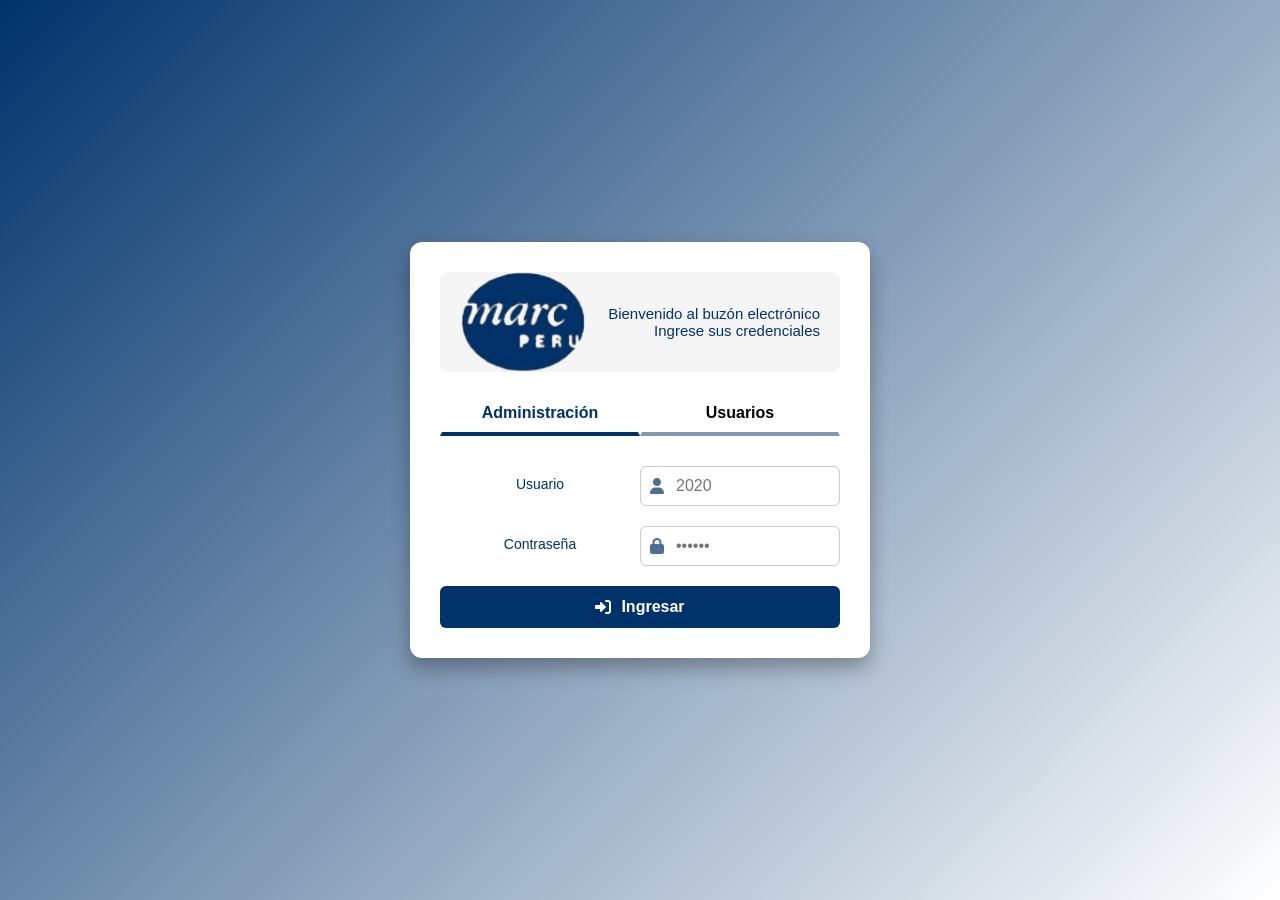
<file: index.html>
<!DOCTYPE html>
<html lang="en">

<head>
    <meta charset="UTF-8">
    <meta name="viewport" content="width=device-width, initial-scale=1.0">
    <link href="https://cdnjs.cloudflare.com/ajax/libs/font-awesome/6.0.0-beta3/css/all.min.css" rel="stylesheet">
    <style>
        body {
            font-family: 'Roboto', sans-serif;
            margin: 0;
            background: linear-gradient(135deg, rgb(0, 50, 106), rgb(255, 255, 255));
            display: flex;
            justify-content: center;
            align-items: center;
            height: 100vh;
            color: #333;
        }

        .container {
            width: 400px;
            padding: 30px;
            border-radius: 12px;
            box-shadow: 0 10px 20px rgba(0, 0, 0, 0.3);
            background-color: #fff;
            text-align: center;
        }

        .tabs {
            display: flex;
            justify-content: space-around;
            margin-bottom: 30px;
        }

        .tabs button {
            flex: 1;
            padding: 10px;
            font-size: 16px;
            font-weight: bold;
            background-color: transparent;
            border: 2px solid transparent;
            border-bottom: 4px solid rgba(0, 50, 106, 0.5);
            cursor: pointer;
            transition: 0.3s;
        }

        .tabs button.active {
            color: rgb(0, 50, 106);
            border-bottom: 4px solid rgb(0, 50, 106);
        }

        .form-group {
            margin-bottom: 20px;
            display: flex;
            align-items: center;
            position: relative;
        }

        .form-group label {
            font-size: 14px;
            margin-bottom: 5px;
            color: rgb(0, 50, 106);
            display: block;
            width: 100%;
        }

        .form-group .input-wrapper {
            display: flex;
            align-items: center;
            width: 100%;
            position: relative;
        }

        .form-group .input-wrapper input,
        .form-group .input-wrapper select {
            width: 100%;
            padding: 10px;
            font-size: 16px;
            border: 1px solid #ccc;
            border-radius: 6px;
            padding-left: 35px;
            /* Space for the icon */
            box-sizing: border-box;
        }

        .form-group .icon {
            position: absolute;
            left: 10px;
            font-size: 16px;
            color: rgba(0, 50, 106, 0.7);
            pointer-events: none;
            /* To prevent interaction with the icon */
        }

        .btn-submit {
            background-color: rgb(0, 50, 106);
            color: white;
            border: none;
            border-radius: 6px;
            padding: 12px 20px;
            font-size: 16px;
            font-weight: bold;
            cursor: pointer;
            transition: background-color 0.3s;
            width: 100%;
            display: flex;
            align-items: center;
            justify-content: center;
        }

        .btn-submit i {
            margin-right: 10px;
        }

        .btn-submit:hover {
            background-color: rgba(0, 50, 106, 0.8);
        }

        .form {
            display: none;
        }

        .form.active {
            display: block;
        }

        .logo-container {
            display: flex;
            align-items: center;
            justify-content: space-between;
            margin-bottom: 20px;
            height: 100px;
            /* Establece la altura del contenedor */
            background-color: #f5f5f5;
            /* Opcional: para visualizar mejor el área */
            padding: 0 20px;
            /* Espaciado interno opcional */
            border-radius: 8px;
            /* Opcional: bordes redondeados */
        }

        .logo-container .logo {
            max-height: 100%;
            /* Ajusta el logo a la altura del contenedor */
            max-width: auto;
            /* Mantiene la proporción del logo */
        }

        .logo-container .title {
            font-size: 15px;
            /* Tamaño de letra más pequeño */
            font-weight: normal;
            /* Puedes cambiar a 'normal' o mantener 'bold' */
            color: rgb(0, 50, 106);
            text-align: right;
            flex: 1;
            /* Permite que el título ocupe el espacio restante */
            margin-left: 20px;
        }
    </style>
    <script>
        function switchTab(tab) {
            const forms = document.querySelectorAll('.form');
            forms.forEach(form => form.classList.remove('active'));

            document.getElementById(tab + '-form').classList.add('active');

            const tabs = document.querySelectorAll('.tabs button');
            tabs.forEach(button => button.classList.remove('active'));

            document.getElementById(tab + '-tab').classList.add('active');
        }
    </script>
</head>

<body>
    <div class="container">
        <div class="logo-container">
            <img src="logo.png" alt="Logo" class="logo">
            <div class="title">Bienvenido al buzón electrónico<br>Ingrese sus credenciales</div>
        </div>

        <div class="tabs">
            <button id="admin-tab" class="active" onclick="switchTab('admin')">Administración</button>
            <button id="user-tab" onclick="switchTab('user')">Usuarios</button>
        </div>

        <form id="admin-form" class="form active" action="pag3.html" method="get">
            <div class="form-group">
                <label for="admin-username">Usuario</label>
                <div class="input-wrapper">
                    <i class="fas fa-user icon"></i>
                    <input type="text" id="admin-username" placeholder="2020">
                </div>
            </div>
            <div class="form-group">
                <label for="admin-password">Contraseña</label>
                <div class="input-wrapper">
                    <i class="fas fa-lock icon"></i>
                    <input type="password" id="admin-password" placeholder="••••••">
                </div>
            </div>
            <button class="btn-submit" type="submit">
                <i class="fas fa-sign-in-alt"></i> Ingresar
            </button>
        </form>

        <form id="user-form" class="form" action="pag2.html" method="get">
            <div class="form-group">
                <label for="user-code">Código</label>
                <div class="input-wrapper">
                    <i class="fas fa-id-card icon"></i>
                    <input type="text" id="user-code" placeholder="061">
                </div>
            </div>
            <div class="form-group">
                <label for="user-year">Año</label>
                <div class="input-wrapper">
                    <i class="fas fa-calendar-alt icon"></i>
                    <input type="text" id="user-year" placeholder="2021">
                </div>
            </div>
            <div class="form-group">
                <label for="user-type">Tipo</label>
                <div class="input-wrapper">
                    <i class="fas fa-list icon"></i>
                    <select id="user-type">
                        <option value="TA-CCIA">TA-CCIA</option>
                        <option value="JRD-CCIA">JRD-CCIA</option>
                        <option value="AE-CCIA">AE-CCIA</option>
                        <option value="DA-CCIA">DA-CCIA</option>
                        <option value="RE-CCIA">RE-CCIA</option>
                    </select>
                </div>
            </div>
            <div class="form-group">
                <label for="user-password">Contraseña</label>
                <div class="input-wrapper">
                    <i class="fas fa-lock icon"></i>
                    <input type="password" id="user-password" placeholder="••••••">
                </div>
            </div>
            <button class="btn-submit" type="submit">
                <i class="fas fa-sign-in-alt"></i> Ingresar
            </button>
        </form>
    </div>
</body>

</html>
</file>
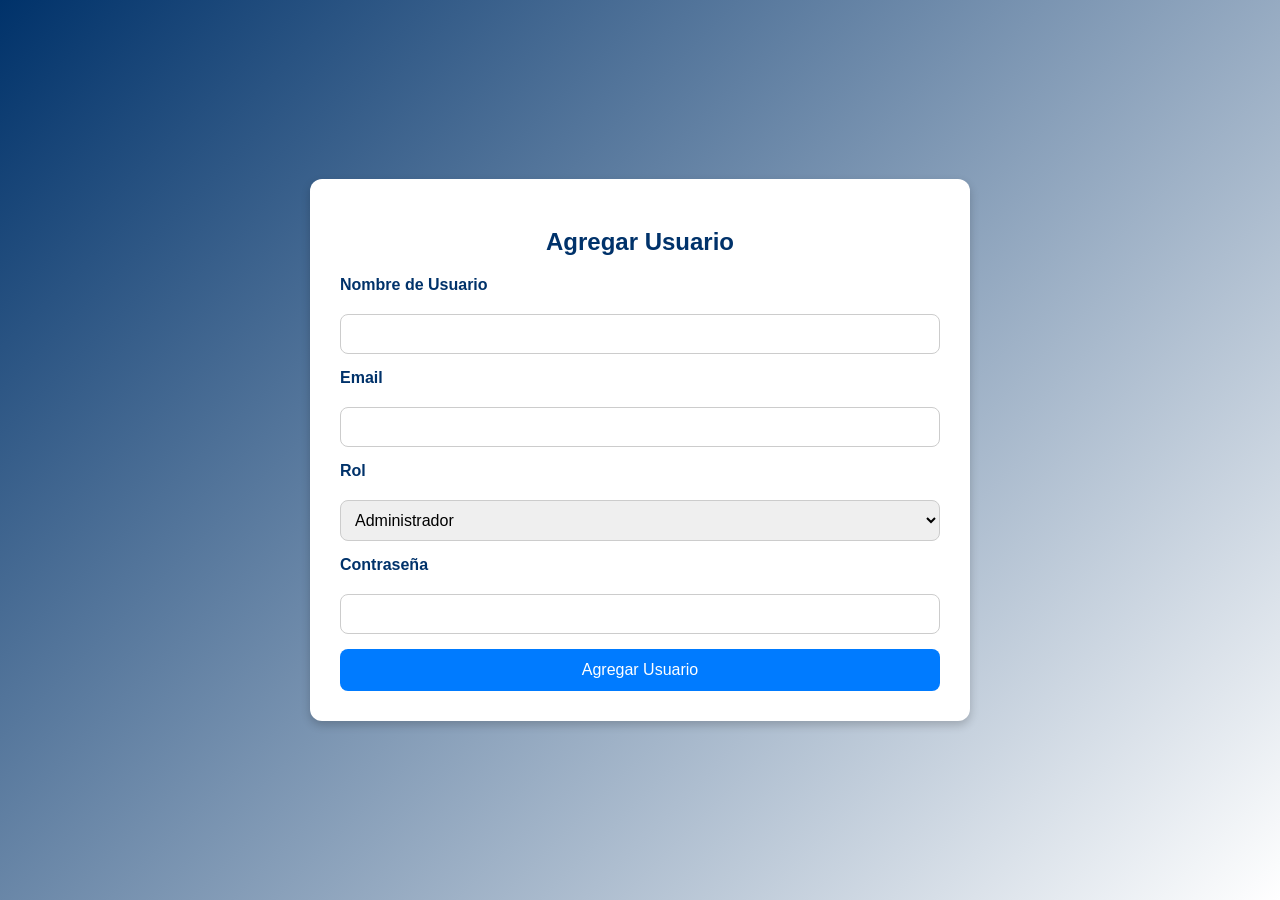
<file: agregar_usuario.html>
<!DOCTYPE html>
<html lang="es">

<head>
    <meta charset="UTF-8">
    <meta name="viewport" content="width=device-width, initial-scale=1.0">
    <title>Agregar Usuario</title>
    <link rel="stylesheet" href="https://cdnjs.cloudflare.com/ajax/libs/font-awesome/6.0.0-beta3/css/all.min.css">
    <style>
        /* Estilo global */
        body {
            font-family: Arial, sans-serif;
            margin: 0;
            padding: 0;
            background: linear-gradient(135deg, rgb(0, 50, 106), rgb(255, 255, 255));
            min-height: 100vh;
            display: flex;
            justify-content: center;
            align-items: center;
        }

        /* Contenedor principal */
        .container {
            max-width: 600px;
            margin: 20px;
            padding: 30px;
            background-color: #ffffff;
            border-radius: 12px;
            box-shadow: 0 4px 10px rgba(0, 0, 0, 0.2);
            width: 100%;
        }

        h2 {
            color: rgb(0, 50, 106);
            text-align: center;
            margin-bottom: 20px;
            font-size: 24px;
        }

        /* Estilo del formulario */
        .form-container {
            width: 100%;
        }

        form {
            display: flex;
            flex-direction: column;
            gap: 15px;
        }

        form label {
            color: rgb(0, 50, 106);
            font-weight: bold;
            margin-bottom: 5px;
        }

        form input,
        form select {
            width: 100%;
            padding: 10px;
            border: 1px solid #ccc;
            border-radius: 8px;
            box-sizing: border-box;
            font-size: 16px;
        }

        form input:focus,
        form select:focus {
            border-color: rgb(0, 50, 106);
            outline: none;
            box-shadow: 0 0 5px rgba(0, 50, 106, 0.5);
        }

        form button {
            padding: 12px;
            background-color: #007BFF; /* Azul */
            color: white;
            border: none;
            border-radius: 8px;
            cursor: pointer;
            font-size: 16px;
            transition: background-color 0.3s ease;
        }

        form button:hover {
            background-color: #0056b3; /* Azul más oscuro */
        }

        form button:active {
            background-color: #004085; /* Azul más oscuro al hacer clic */
        }
    </style>
</head>

<body>
    <div class="container">
        <h2>Agregar Usuario</h2>
        <div class="form-container">
            <form action="agregar_usuario_procesar.html" method="post">
                <label for="username">Nombre de Usuario</label>
                <input type="text" id="username" name="username" required>

                <label for="email">Email</label>
                <input type="email" id="email" name="email" required>

                <label for="role">Rol</label>
                <select id="role" name="role" required>
                    <option value="admin">Administrador</option>
                    <option value="user">Usuario</option>
                </select>

                <label for="password">Contraseña</label>
                <input type="password" id="password" name="password" required>

                <button type="submit">Agregar Usuario</button>
            </form>
        </div>
    </div>
</body>

</html>
</file>
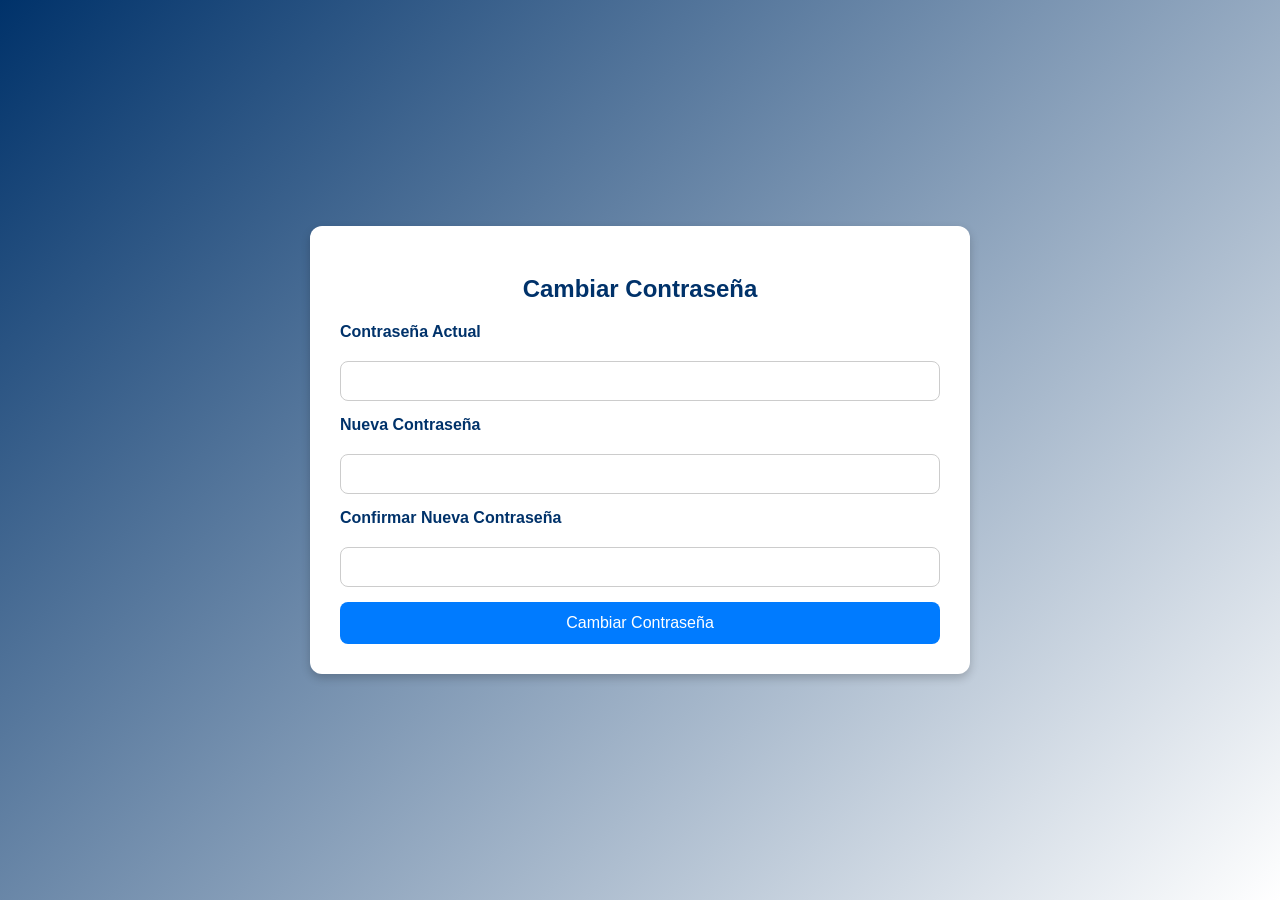
<file: cambiar_contrasena.html>
<!DOCTYPE html>
<html lang="es">

<head>
    <meta charset="UTF-8">
    <meta name="viewport" content="width=device-width, initial-scale=1.0">
    <title>Cambiar Contraseña</title>
    <link href="https://fonts.googleapis.com/css2?family=Poppins:wght@400;600&display=swap" rel="stylesheet">
    <style>
        body {
            font-family: Arial, sans-serif;
            margin: 0;
            padding: 0;
            background: linear-gradient(135deg, rgb(0, 50, 106), rgb(255, 255, 255));
            /* Gradiente desde azul oscuro hasta blanco */
            min-height: 100vh;
            /* Asegura que cubra toda la pantalla */
            display: flex;
            justify-content: center;
            align-items: center;
        }

        .container {
            max-width: 600px;
            margin: 50px auto;
            padding: 30px;
            background-color: #ffffff;
            border-radius: 12px;
            box-shadow: 0 4px 10px rgba(0, 0, 0, 0.2);
            width: 100%;
            /* Asegura que el contenedor sea completamente responsivo */
        }

        h2 {
            color: rgb(0, 50, 106);
            text-align: center;
            margin-bottom: 20px;
            font-size: 24px;
        }

        .form-container {
            width: 100%;
        }

        form {
            display: flex;
            flex-direction: column;
            gap: 15px;
        }

        form label {
            color: rgb(0, 50, 106);
            font-weight: bold;
            margin-bottom: 5px;
        }

        form input {
            width: 100%;
            padding: 10px;
            border: 1px solid #ccc;
            border-radius: 8px;
            box-sizing: border-box;
            font-size: 16px;
        }

        form input:focus {
            border-color: rgb(0, 50, 106);
            outline: none;
            box-shadow: 0 0 5px rgba(0, 50, 106, 0.5);
        }

        form button {
            padding: 12px;
            background-color: #007BFF;
            /* Azul para el botón */
            color: white;
            border: none;
            border-radius: 8px;
            cursor: pointer;
            font-size: 16px;
            transition: background-color 0.3s ease;
        }

        form button:hover {
            background-color: #0056b3;
            /* Color azul más oscuro al pasar el cursor */
        }

        form button:active {
            background-color: #004085;
            /* Color azul más oscuro al hacer clic */
        }
    </style>
</head>

<body>
    <div class="container">
        <h2>Cambiar Contraseña</h2>
        <div class="form-container">
            <form action="cambiar_contrasena_procesar.html" method="post">
                <label for="current-password">Contraseña Actual</label>
                <input type="password" id="current-password" name="current-password" required>

                <label for="new-password">Nueva Contraseña</label>
                <input type="password" id="new-password" name="new-password" required>

                <label for="confirm-password">Confirmar Nueva Contraseña</label>
                <input type="password" id="confirm-password" name="confirm-password" required>

                <button type="submit">Cambiar Contraseña</button>
            </form>
        </div>
    </div>
</body>

</html>
</file>
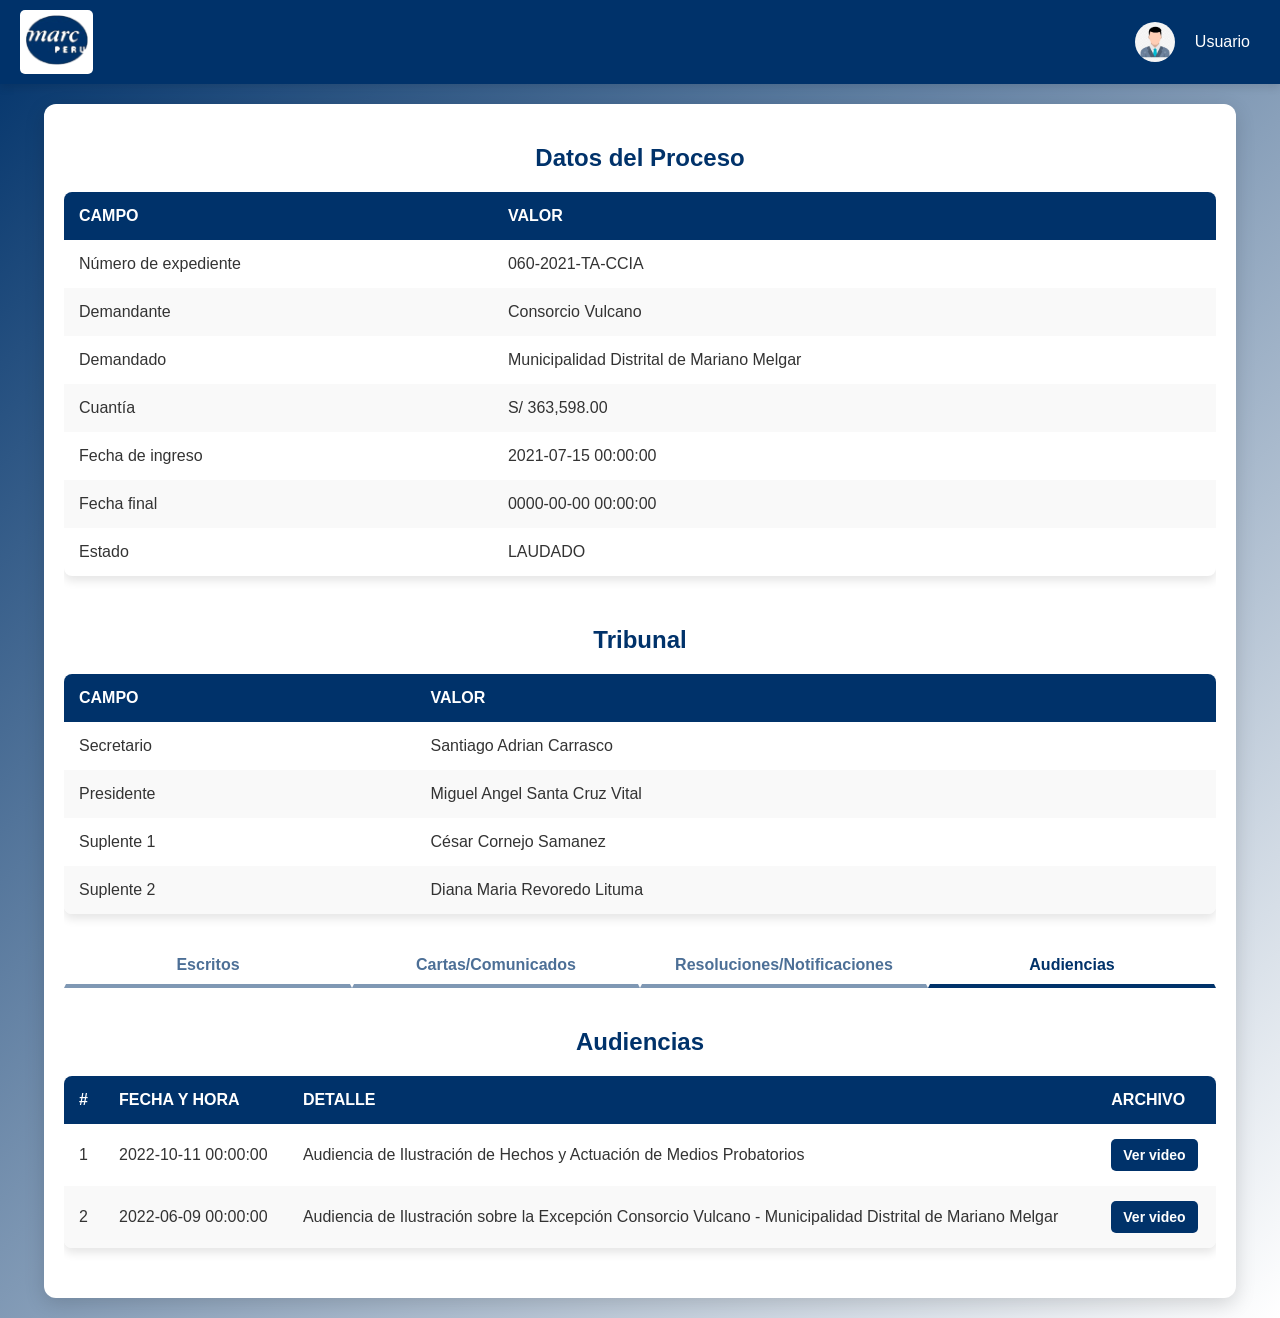
<file: pag2.html>
<!DOCTYPE html>
<html lang="es">

<head>
    <meta charset="UTF-8">
    <meta name="viewport" content="width=device-width, initial-scale=1.0">
    <title>Mi Página</title>
    <link rel="stylesheet" href="https://cdnjs.cloudflare.com/ajax/libs/font-awesome/5.15.4/css/all.min.css">
    <style>
        /* General */
        body {
            font-family: 'Roboto', sans-serif;
            margin: 0;
            background: linear-gradient(135deg, rgb(0, 50, 106), rgb(255, 255, 255));
            color: #333;
            display: flex;
            flex-direction: column;
            align-items: center;
        }
    
        h2 {
            color: rgb(0, 50, 106);
            margin-bottom: 20px;
            text-align: center;
        }
    
        /* Container */
        .container {
            padding: 20px;
            margin: 20px auto;
            background-color: #fff;
            border-radius: 12px;
            box-shadow: 0 6px 20px rgba(0, 0, 0, 0.15);
            width: 90%;
            display: flex;
            flex-direction: column;
        }
    
        /* Tabs */
        .tabs {
            display: flex;
            justify-content: space-around;
            margin-bottom: 20px;
            flex-wrap: wrap;
        }
    
        .tabs button {
            flex: 1;
            padding: 10px;
            font-size: 16px;
            font-weight: bold;
            background-color: transparent;
            border: 2px solid transparent;
            border-bottom: 4px solid rgba(0, 50, 106, 0.5);
            cursor: pointer;
            transition: 0.3s;
            color: rgba(0, 50, 106, 0.7);
        }

        .tabs button:hover {
            color: rgb(0, 50, 106);
            border-bottom: 4px solid rgb(0, 50, 106);
        }
    
        .tabs button.active {
            color: rgb(0, 50, 106);
            border-bottom: 4px solid rgb(0, 50, 106);
        }
    
        /* Table */
        .table-container {
            width: 100%;
            overflow-x: auto;
        }
    
        table {
            width: 100%;
            border-collapse: collapse;
            margin-bottom: 30px;
            background-color: white;
            box-shadow: 0 5px 10px rgba(0, 0, 0, 0.1);
            border-radius: 8px;
            overflow: hidden;
        }
    
        table thead {
            background-color: rgb(0, 50, 106);
            color: white;
        }
    
        table th,
        table td {
            padding: 15px;
            text-align: left;
        }
    
        table th {
            font-weight: bold;
            text-transform: uppercase;
        }
    
        table tr:nth-child(even) {
            background-color: #f9f9f9;
        }
    
        table tr:hover {
            background-color: rgba(0, 50, 106, 0.1);
        }
    
        /* Table Section */
        .table-section {
            display: none;
        }
    
        .table-section.active {
            display: block;
        }
    
        /* Buttons */
        .button-link {
            display: inline-block;
            margin: auto;
            text-align: center;
            padding: 8px 12px;
            background-color: rgb(0, 50, 106);
            color: white;
            border-radius: 5px;
            text-decoration: none;
            font-size: 14px;
            font-weight: bold;
            cursor: pointer;
            transition: background-color 0.3s ease;
            white-space: nowrap;
        }
    
        .button-link:hover {
            background-color: rgba(0, 50, 106, 0.8);
        }
    
        /* Logo Container */
        .logo-container {
            background-color: #ffffff;
            padding: 5px;
            border-radius: 5px;
        }
    
        /* Responsive Styles */
        @media (max-width: 768px) {
            .tabs {
                flex-direction: column;
            }
    
            .tabs button {
                margin-bottom: 5px;
            }
    
            table th,
            table td {
                font-size: 14px;
            }
    
            .navbar .user {
                font-size: 14px;
            }
        }
    
        @media (max-width: 480px) {
            .navbar {
                flex-direction: column;
                text-align: center;
            }
    
            .container {
                width: 100%;
                padding: 10px;
            }
    
            table th,
            table td {
                font-size: 12px;
                padding: 10px;
            }
    
            .button-link {
                padding: 8px 10px;
                font-size: 12px;
            }
        }

        /* Navbar */
        /* Navbar */
        .navbar {
            display: flex;
            justify-content: space-between;
            align-items: center;
            padding: 10px 20px;
            background-color: rgb(0, 50, 106);
            color: white;
            box-shadow: 0 4px 8px rgba(0, 0, 0, 0.1);
            width: 100%;
            box-sizing: border-box;
        }

        .navbar .logo-container {
            background-color: white;
            padding: 5px;
            border-radius: 5px;
        }

        .navbar img {
            height: 50px;
        }

        .navbar .user {
            font-size: 16px;
            cursor: pointer;
            color: white;
            padding: 10px;
            border-radius: 5px;
            transition: background-color 0.3s ease;
            display: flex;
            align-items: center;
            background-color: transparent;
            /* Quitar fondo blanco */
            position: relative;
            /* Necesario para el menú desplegable */
        }

        .navbar .user:hover {
            background-color: #365899;
            color: white;
        }

        .navbar .user img {
            border-radius: 50%;
            margin-right: 10px;
            width: 40px;
            height: 40px;
        }

        .navbar .user-menu {
            position: relative;
            display: inline-block;
        }

        .navbar .user-menu-content {
            display: none;
            position: absolute;
            right: 0;
            background-color: white;
            min-width: 200px;
            box-shadow: 0px 8px 16px 0px rgba(0, 0, 0, 0.2);
            z-index: 1;
            border-radius: 8px;
            overflow: hidden;
        }

        .navbar .user-menu-content a {
            color: black;
            padding: 12px 16px;
            text-decoration: none;
            display: flex;
            align-items: center;
            transition: background-color 0.3s ease;
        }

        .navbar .user-menu-content a:hover {
            background-color: #f1f1f1;
        }

        .navbar .user-menu-content a i {
            margin-right: 10px;
            color: black;
        }

        .navbar .user-menu:hover .user-menu-content {
            display: block;
        }



        /* Estilos principales para el contenedor del usuario */
        .user {
            cursor: pointer;
            padding: 10px 15px;
            /* Ajusta el relleno para más consistencia */
            background-color: #4267B2;
            /* Fondo del botón */
            color: white;
            /* Texto blanco */
            border-radius: 30px;
            /* Bordes redondeados */
            display: flex;
            /* Flexbox para alinear elementos */
            align-items: center;
            /* Centrar verticalmente */
            gap: 10px;
            /* Espaciado uniforme entre avatar y texto */
            transition: background-color 0.3s ease;
        }

        /* Efecto hover */
        .user:hover {
            background-color: #365899;
            /* Fondo más oscuro al pasar el cursor */
        }

        /* Estilos para el avatar */
        .user img {
            width: 40px;
            /* Tamaño del avatar */
            height: 40px;
            border-radius: 50%;
            /* Hacer el avatar circular */
            object-fit: cover;
            /* Ajustar imagen sin distorsión */
        }

        /* Asegurar que el texto no tenga fondo adicional */
        .user span {
            background: none;
            /* Sin fondo */
            color: inherit;
            /* Hereda el color del contenedor */
        }

        /* Menú desplegable */
        .user-menu-content {
            display: none;
            /* Ocultar por defecto */
            position: absolute;
            top: 100%;
            /* Aparece justo debajo del usuario */
            right: 0;
            background-color: white;
            /* Fondo blanco */
            box-shadow: 0px 4px 8px rgba(0, 0, 0, 0.1);
            /* Sombra sutil */
            border-radius: 8px;
            overflow: hidden;
            width: 250px;
            /* Ancho del menú */
            z-index: 10;
        }

        /* Opciones del menú */
        .user-menu-content a {
            display: flex;
            /* Usar flexbox para alinear icono y texto */
            align-items: center;
            padding: 10px 15px;
            /* Espaciado interno */
            gap: 10px;
            /* Espacio entre ícono y texto */
            text-decoration: none;
            color: #333;
            /* Color del texto */
            transition: background-color 0.3s ease;
        }

        /* Efecto hover en las opciones */
        .user-menu-content a:hover {
            background-color: #f0f0f0;
            /* Fondo gris claro */
        }

        /* Íconos del menú */
        .user-menu-content a i {
            color: #4267B2;
            /* Color del ícono */
            font-size: 16px;
        }

        /* Mostrar menú al hacer hover */
        .user-menu:hover .user-menu-content {
            display: block;
        }
        
    </style>
    
    <script>
        function switchTab(tabId) {
            const tables = document.querySelectorAll('.table-section');
            tables.forEach(table => table.classList.remove('active'));

            document.getElementById(tabId).classList.add('active');

            const buttons = document.querySelectorAll('.tabs button');
            buttons.forEach(button => button.classList.remove('active'));

            document.getElementById(`${tabId}-button`).classList.add('active');
        }
    </script>
</head>

<body>
    <div class="navbar">
        <div class="logo-container">
            <img src="logo.png" alt="Logo">
        </div>
        <div class="user-menu">
            <div class="user">
                <img src="images.jpg" alt="Avatar">
                <span>Usuario</span>
            </div>
            <div class="user-menu-content">
                <a href="perfil.html"><i class="fas fa-user"></i> Mi Perfil</a>
                <a href="cambiar_contrasena.html"><i class="fas fa-key"></i> Cambiar Contraseña</a>
                <a href="cerrar_sesion.html"><i class="fas fa-sign-out-alt"></i> Cerrar Sesión</a>
            </div>
        </div>
    </div>

    <div class="container">
        <h2>Datos del Proceso</h2>
        <div class="table-container">
            <table>
                <thead>
                    <tr>
                        <th>Campo</th>
                        <th>Valor</th>
                    </tr>
                </thead>
                <tbody>
                    <tr>
                        <td>Número de expediente</td>
                        <td>060-2021-TA-CCIA</td>
                    </tr>
                    <tr>
                        <td>Demandante</td>
                        <td>Consorcio Vulcano</td>
                    </tr>
                    <tr>
                        <td>Demandado</td>
                        <td>Municipalidad Distrital de Mariano Melgar</td>
                    </tr>
                    <tr>
                        <td>Cuantía</td>
                        <td>S/ 363,598.00</td>
                    </tr>
                    <tr>
                        <td>Fecha de ingreso</td>
                        <td>2021-07-15 00:00:00</td>
                    </tr>
                    <tr>
                        <td>Fecha final</td>
                        <td>0000-00-00 00:00:00</td>
                    </tr>
                    <tr>
                        <td>Estado</td>
                        <td>LAUDADO</td>
                    </tr>
                </tbody>
            </table>
        </div>

        <h2>Tribunal</h2>
        <div class="table-container">
            <table>
                <thead>
                    <tr>
                        <th>Campo</th>
                        <th>Valor</th>
                    </tr>
                </thead>
                <tbody>
                    <tr>
                        <td>Secretario</td>
                        <td>Santiago Adrian Carrasco</td>
                    </tr>
                    <tr>
                        <td>Presidente</td>
                        <td>Miguel Angel Santa Cruz Vital</td>
                    </tr>
                    <tr>
                        <td>Suplente 1</td>
                        <td>César Cornejo Samanez</td>
                    </tr>
                    <tr>
                        <td>Suplente 2</td>
                        <td>Diana Maria Revoredo Lituma</td>
                    </tr>
                </tbody>
            </table>
        </div>

        <div class="tabs">
            <button id="escritos-button" onclick="switchTab('escritos')">Escritos</button>
            <button id="cartas-button" onclick="switchTab('cartas')">Cartas/Comunicados</button>
            <button id="resoluciones-button" onclick="switchTab('resoluciones')">Resoluciones/Notificaciones</button>
            <button id="audiencias-button" class="active" onclick="switchTab('audiencias')">Audiencias</button>
        </div>

        <div id="escritos" class="table-section">
            <h2>Escritos</h2>
            <div class="table-container">
                <table>
                    <thead>
                        <tr>
                            <th>#</th>
                            <th>Sumilla</th>
                            <th>Representante</th>
                            <th>Fecha</th>
                            <th>Archivo</th>
                        </tr>
                    </thead>
                    <tbody>
                        <tr>
                            <td>1</td>
                            <td>Solicitud de notificación física</td>
                            <td>Municipalidad Distrital de Mariano Melgar</td>
                            <td>27/12/2022</td>
                            <td>
                                <button title="27-12-2022_13_46_30_Ev.pdf"
                                    style="display: flex; align-items: center; padding: 8px 12px; background-color: #0088ff; color: white; border: none; border-radius: 4px; cursor: pointer;">
                                    <i class="fas fa-file-pdf" style="margin-right: 8px; font-size: 1.5em;"></i>
                                    Descargar PDF
                                </button>
                            </td>
                        </tr>
                        <tr>
                            <td>2</td>
                            <td>Solicitud de notificación física</td>
                            <td>Municipalidad Distrital de Mariano Melgar</td>
                            <td>27/12/2022</td>
                            <td>
                                <button title="27-12-2022_13_47_15_Ev.pdf"
                                    style="display: flex; align-items: center; padding: 8px 12px; background-color: #0088ff; color: white; border: none; border-radius: 4px; cursor: pointer;">
                                    <i class="fas fa-file-pdf" style="margin-right: 8px; font-size: 1.5em;"></i>
                                    Descargar PDF
                                </button>
                            </td>                        </tr>
                    </tbody>
                </table>
            </div>
        </div>

        <div id="cartas" class="table-section">
            <h2>Cartas/Comunicados</h2>
            <div class="table-container">
                <table>
                    <thead>
                        <tr>
                            <th>#</th>
                            <th>Tipo</th>
                            <th>Remitente</th>
                            <th>N° documento</th>
                            <th>Destinatario</th>
                            <th>Detalle</th>
                            <th>F. elaboración</th>
                            <th>F. envío</th>
                            <th>F. notificación</th>
                            <th>Carta digital</th>
                        </tr>
                    </thead>
                    <tbody>
                        <tr>
                            <td>1</td>
                            <td>Carta</td>
                            <td>Santiago José Adrian Carrasco</td>
                            <td>0058-2023</td>
                            <td>Municipalidad Distrital de Mariano Melgar</td>
                            <td>Remite Razón de Secretaría por encargo del Tribunal Arbitral</td>
                            <td>09/01/2023</td>
                            <td>09/01/2023</td>
                            <td>09/01/2023</td>
                            <td>
                                <button
                                    title="Municipalidad Distrital de Mariano Melgar - remite Razón de Secretaría.pdf"
                                    style="display: flex; align-items: center; padding: 8px 12px; background-color: #0088ff; color: white; border: none; border-radius: 4px; cursor: pointer;">
                                    <i class="fas fa-file-pdf" style="margin-right: 8px; font-size: 1.5em;"></i>
                                    Descargar PDF
                                </button>
                            </td>
                        </tr>
                        <tr>
                            <td>2</td>
                            <td>Carta</td>
                            <td>Santiago José Adrian Carrasco</td>
                            <td>0057-2023</td>
                            <td>Consorcio Vulcano</td>
                            <td>Remite Razón de Secretaría por encargo del Tribunal Arbitral</td>
                            <td>09/01/2023</td>
                            <td>09/01/2023</td>
                            <td>09/01/2023</td>
                            <td>
                                <button title="Consorcio Vulcano - remite Razón de Secretaría.pdf"
                                    style="display: flex; align-items: center; padding: 8px 12px; background-color: #0088ff; color: white; border: none; border-radius: 4px; cursor: pointer;">
                                    <i class="fas fa-file-pdf" style="margin-right: 8px; font-size: 1.5em;"></i>
                                    Descargar PDF
                                </button>
                            </td>                        </tr>
                        <tr>
                            <td>3</td>
                            <td>Carta</td>
                            <td>Dra. Ludovina Villanueva</td>
                            <td>2545-2022</td>
                            <td>Consorcio Vulcano</td>
                            <td>Se precisa información</td>
                            <td>15/09/2022</td>
                            <td>15/09/2022</td>
                            <td>15/09/2022</td>
                            <td>
                                <button title="2545-2022 VULCANO - aclaración 15.09.2022.pdf"
                                    style="display: flex; align-items: center; padding: 8px 12px; background-color: #0088ff; color: white; border: none; border-radius: 4px; cursor: pointer;">
                                    <i class="fas fa-file-pdf" style="margin-right: 8px; font-size: 1.5em;"></i>
                                    Descargar PDF
                                </button>
                            </td>                        </tr>
                    </tbody>
                </table>
            </div>
        </div>

        <div id="resoluciones" class="table-section">
            <h2>Resoluciones/Notificaciones</h2>
            <div class="table-container">
                <table>
                    <thead>
                        <tr>
                            <th>#</th>
                            <th>Nro. Resolución</th>
                            <th>F. resolución</th>
                            <th>F. notificación</th>
                            <th>Resolución digital</th>
                            <th>Notificación digital</th>
                        </tr>
                    </thead>
                    <tbody>
                        <tr>
                            <td>1</td>
                            <td>Resolución N° 026-2023-TA</td>
                            <td>02/02/2023</td>
                            <td>02/02/2023</td>
                            <td>
                                <button title="2023-03-06 Res N 026.pdf"
                                    style="display: flex; align-items: center; padding: 8px 12px; background-color: #0088ff; color: white; border: none; border-radius: 4px; cursor: pointer;">
                                    <i class="fas fa-file-pdf" style="margin-right: 8px; font-size: 1.5em;"></i>
                                    Descargar PDF
                                </button>
                            </td>
                            <td>
                                <button title="2023-03-06 Notificaciones 026.pdf"
                                    style="display: flex; align-items: center; padding: 8px 12px; background-color: #0088ff; color: white; border: none; border-radius: 4px; cursor: pointer;">
                                    <i class="fas fa-file-pdf" style="margin-right: 8px; font-size: 1.5em;"></i>
                                    Descargar PDF
                                </button>
                            </td>
                        </tr>
                        <tr>
                            <td>2</td>
                            <td>Resolución N° 024-2022-TA</td>
                            <td>30/12/2022</td>
                            <td>30/12/2022</td>
                            <td>
                                <button title="2023-01-04 Res N 024.pdf"
                                    style="display: flex; align-items: center; padding: 8px 12px; background-color: #0088ff; color: white; border: none; border-radius: 4px; cursor: pointer;">
                                    <i class="fas fa-file-pdf" style="margin-right: 8px; font-size: 1.5em;"></i>
                                    Descargar PDF
                                </button>
                            </td>
                            <td>
                                <button title="2023-01-04 Notificaciones 024.pdf"
                                    style="display: flex; align-items: center; padding: 8px 12px; background-color: #0088ff; color: white; border: none; border-radius: 4px; cursor: pointer;">
                                    <i class="fas fa-file-pdf" style="margin-right: 8px; font-size: 1.5em;"></i>
                                    Descargar PDF
                                </button>
                            </td>
                        </tr>
                    </tbody>
                </table>
            </div>
        </div>

        <div id="audiencias" class="table-section active">
            <h2>Audiencias</h2>
            <div class="table-container">
                <table>
                    <thead>
                        <tr>
                            <th>#</th>
                            <th>Fecha y hora</th>
                            <th>Detalle</th>
                            <th>Archivo</th>
                        </tr>
                    </thead>
                    <tbody>
                        <tr>
                            <td>1</td>
                            <td>2022-10-11 00:00:00</td>
                            <td>Audiencia de Ilustración de Hechos y Actuación de Medios Probatorios</td>
                            <td><a href="#" class="button-link">Ver video</a></td>
                        </tr>
                        <tr>
                            <td>2</td>
                            <td>2022-06-09 00:00:00</td>
                            <td>Audiencia de Ilustración sobre la Excepción Consorcio Vulcano - Municipalidad Distrital
                                de
                                Mariano Melgar</td>
                            <td><a href="#" class="button-link">Ver video</a></td>
                        </tr>
                    </tbody>
                </table>
            </div>
        </div>
    </div>
</body>

</html>
</file>
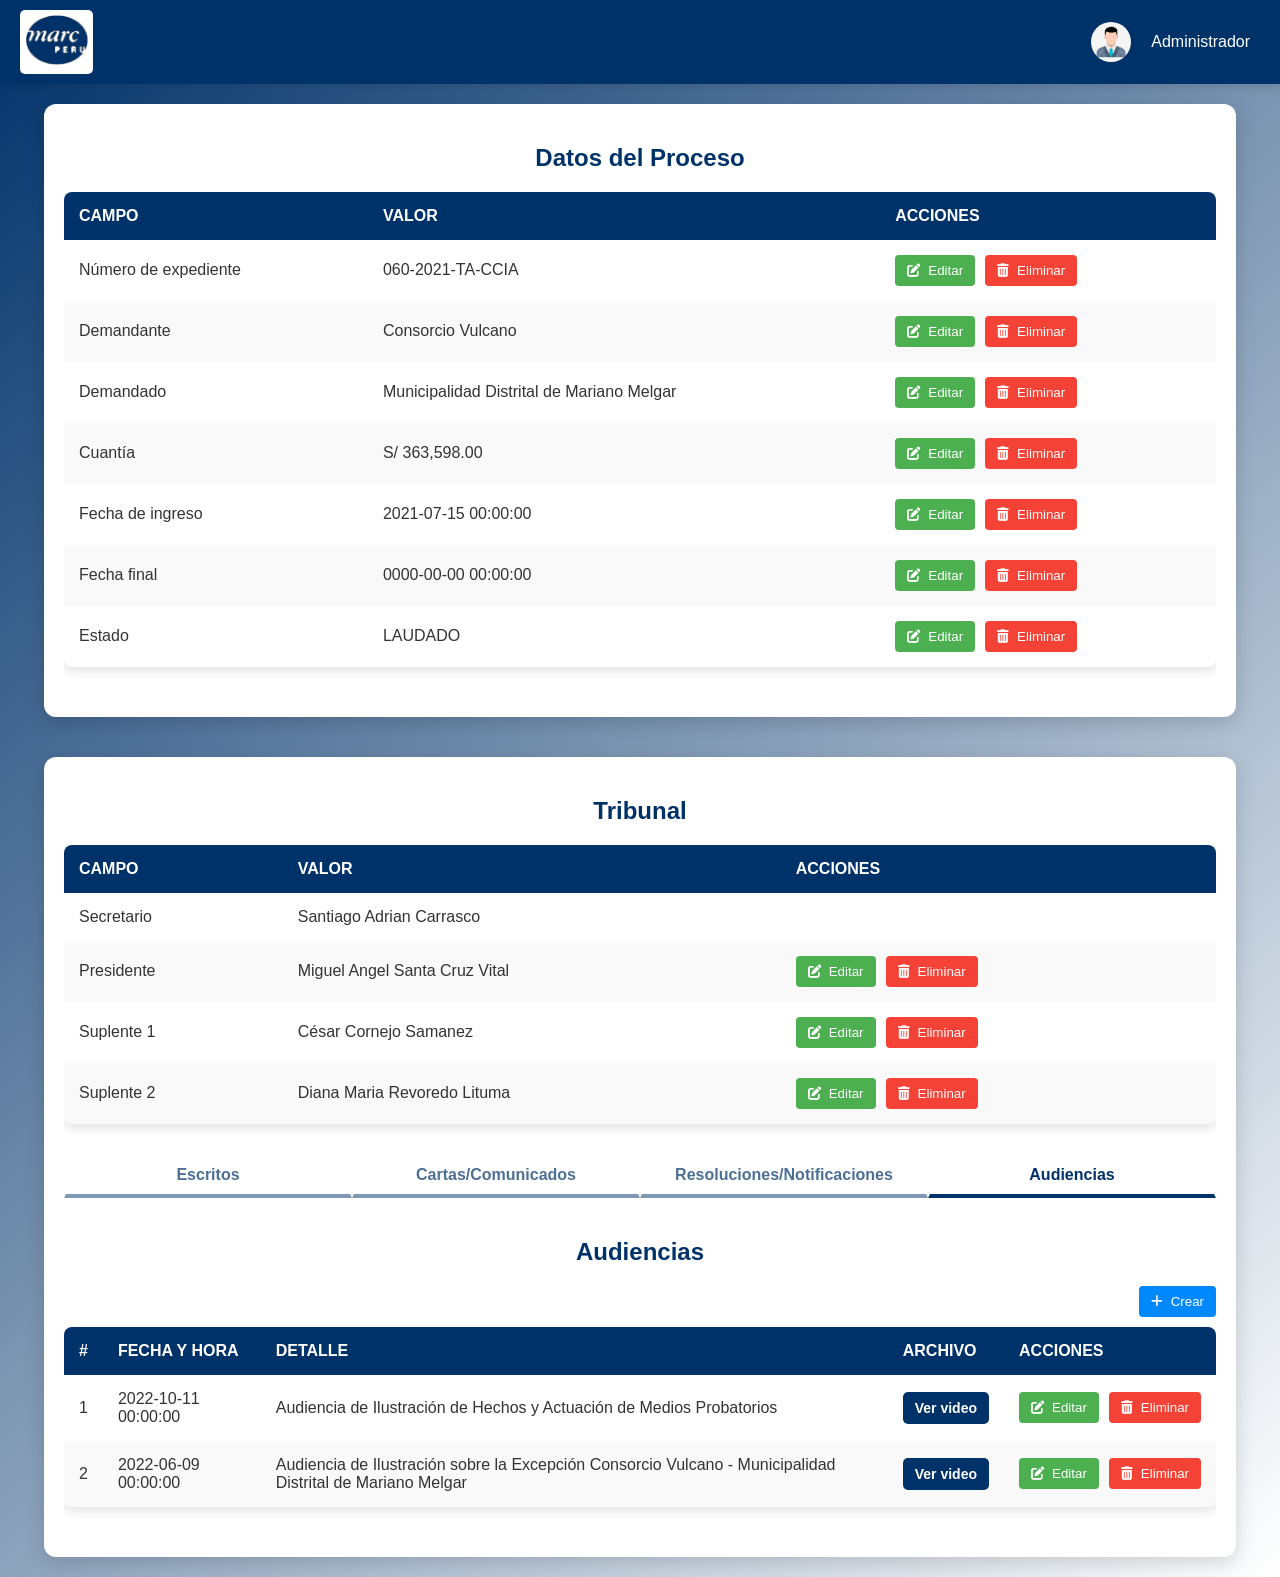
<file: pag3.html>
<!DOCTYPE html>
<html lang="es">

<head>
    <meta charset="UTF-8">
    <meta name="viewport" content="width=device-width, initial-scale=1.0">
    <title>Mi Página</title>
    <link rel="stylesheet" href="https://cdnjs.cloudflare.com/ajax/libs/font-awesome/5.15.4/css/all.min.css">
    <style>
        /* General */
        body {
            font-family: 'Roboto', sans-serif;
            margin: 0;
            background: linear-gradient(135deg, rgb(0, 50, 106), rgb(255, 255, 255));
            color: #333;
            display: flex;
            flex-direction: column;
            align-items: center;
        }

        h2 {
            color: rgb(0, 50, 106);
            margin-bottom: 20px;
            text-align: center;
        }



        /* Container */
        .container {
            padding: 20px;
            margin: 20px auto;
            background-color: #fff;
            border-radius: 12px;
            box-shadow: 0 6px 20px rgba(0, 0, 0, 0.15);
            width: 90%;
            display: flex;
            flex-direction: column;
        }

        /* Tabs */
        .tabs {
            display: flex;
            justify-content: space-around;
            margin-bottom: 20px;
            flex-wrap: wrap;
        }

        .tabs button {
            flex: 1;
            padding: 10px;
            font-size: 16px;
            font-weight: bold;
            background-color: transparent;
            border: 2px solid transparent;
            border-bottom: 4px solid rgba(0, 50, 106, 0.5);
            cursor: pointer;
            transition: 0.3s;
            color: rgba(0, 50, 106, 0.7);
        }

        .tabs button:hover {
            color: rgb(0, 50, 106);
            border-bottom: 4px solid rgb(0, 50, 106);
        }

        .tabs button.active {
            color: rgb(0, 50, 106);
            border-bottom: 4px solid rgb(0, 50, 106);
        }

        /* Table */
        .table-container {
            width: 100%;
            overflow-x: auto;
        }

        table {
            width: 100%;
            border-collapse: collapse;
            margin-bottom: 30px;
            background-color: white;
            box-shadow: 0 5px 10px rgba(0, 0, 0, 0.1);
            border-radius: 8px;
            overflow: hidden;
        }

        table thead {
            background-color: rgb(0, 50, 106);
            color: white;
        }

        table th,
        table td {
            padding: 15px;
            text-align: left;
        }

        table th {
            font-weight: bold;
            text-transform: uppercase;
        }

        table tr:nth-child(even) {
            background-color: #f9f9f9;
        }

        table tr:hover {
            background-color: rgba(0, 50, 106, 0.1);
        }

        /* Table Section */
        .table-section {
            display: none;
        }

        .table-section.active {
            display: block;
        }

        /* Buttons */
        .button-link {
            display: inline-block;
            margin: auto;
            text-align: center;
            padding: 8px 12px;
            background-color: rgb(0, 50, 106);
            color: white;
            border-radius: 5px;
            text-decoration: none;
            font-size: 14px;
            font-weight: bold;
            cursor: pointer;
            transition: background-color 0.3s ease;
            white-space: nowrap;
        }

        .button-link:hover {
            background-color: rgba(0, 50, 106, 0.8);
        }

        /* Logo Container */
        .logo-container {
            background-color: #ffffff;
            padding: 5px;
            border-radius: 5px;
        }

        /* Responsive Styles */
        @media (max-width: 768px) {
            .tabs {
                flex-direction: column;
            }

            .tabs button {
                margin-bottom: 5px;
            }

            table th,
            table td {
                font-size: 14px;
            }

            .navbar .user {
                font-size: 14px;
            }
        }

        @media (max-width: 480px) {
            .navbar {
                flex-direction: column;
                text-align: center;
            }

            .container {
                width: 100%;
                padding: 10px;
            }

            table th,
            table td {
                font-size: 12px;
                padding: 10px;
            }

            .button-link {
                padding: 8px 10px;
                font-size: 12px;
            }
        }

        /* Navbar */
        /* Navbar */
        .navbar {
            display: flex;
            justify-content: space-between;
            align-items: center;
            padding: 10px 20px;
            background-color: rgb(0, 50, 106);
            color: white;
            box-shadow: 0 4px 8px rgba(0, 0, 0, 0.1);
            width: 100%;
            box-sizing: border-box;
        }

        .navbar .logo-container {
            background-color: white;
            padding: 5px;
            border-radius: 5px;
        }

        .navbar img {
            height: 50px;
        }

        .navbar .user {
            font-size: 16px;
            cursor: pointer;
            color: white;
            padding: 10px;
            border-radius: 5px;
            transition: background-color 0.3s ease;
            display: flex;
            align-items: center;
            background-color: transparent;
            /* Quitar fondo blanco */
            position: relative;
            /* Necesario para el menú desplegable */
        }

        .navbar .user:hover {
            background-color: #365899;
            color: white;
        }

        .navbar .user img {
            border-radius: 50%;
            margin-right: 10px;
            width: 40px;
            height: 40px;
        }

        .navbar .user-menu {
            position: relative;
            display: inline-block;
        }

        .navbar .user-menu-content {
            display: none;
            position: absolute;
            right: 0;
            background-color: white;
            min-width: 200px;
            box-shadow: 0px 8px 16px 0px rgba(0, 0, 0, 0.2);
            z-index: 1;
            border-radius: 8px;
            overflow: hidden;
        }

        .navbar .user-menu-content a {
            color: black;
            padding: 12px 16px;
            text-decoration: none;
            display: flex;
            align-items: center;
            transition: background-color 0.3s ease;
        }

        .navbar .user-menu-content a:hover {
            background-color: #f1f1f1;
        }

        .navbar .user-menu-content a i {
            margin-right: 10px;
            color: black;
        }

        .navbar .user-menu:hover .user-menu-content {
            display: block;
        }



        /* Estilos principales para el contenedor del usuario */
        .user {
            cursor: pointer;
            padding: 10px 15px;
            /* Ajusta el relleno para más consistencia */
            background-color: #4267B2;
            /* Fondo del botón */
            color: white;
            /* Texto blanco */
            border-radius: 30px;
            /* Bordes redondeados */
            display: flex;
            /* Flexbox para alinear elementos */
            align-items: center;
            /* Centrar verticalmente */
            gap: 10px;
            /* Espaciado uniforme entre avatar y texto */
            transition: background-color 0.3s ease;
        }

        /* Efecto hover */
        .user:hover {
            background-color: #365899;
            /* Fondo más oscuro al pasar el cursor */
        }

        /* Estilos para el avatar */
        .user img {
            width: 40px;
            /* Tamaño del avatar */
            height: 40px;
            border-radius: 50%;
            /* Hacer el avatar circular */
            object-fit: cover;
            /* Ajustar imagen sin distorsión */
        }

        /* Asegurar que el texto no tenga fondo adicional */
        .user span {
            background: none;
            /* Sin fondo */
            color: inherit;
            /* Hereda el color del contenedor */
        }

        /* Menú desplegable */
        .user-menu-content {
            display: none;
            /* Ocultar por defecto */
            position: absolute;
            top: 100%;
            /* Aparece justo debajo del usuario */
            right: 0;
            background-color: white;
            /* Fondo blanco */
            box-shadow: 0px 4px 8px rgba(0, 0, 0, 0.1);
            /* Sombra sutil */
            border-radius: 8px;
            overflow: hidden;
            width: 250px;
            /* Ancho del menú */
            z-index: 10;
        }

        /* Opciones del menú */
        .user-menu-content a {
            display: flex;
            /* Usar flexbox para alinear icono y texto */
            align-items: center;
            padding: 10px 15px;
            /* Espaciado interno */
            gap: 10px;
            /* Espacio entre ícono y texto */
            text-decoration: none;
            color: #333;
            /* Color del texto */
            transition: background-color 0.3s ease;
        }

        /* Efecto hover en las opciones */
        .user-menu-content a:hover {
            background-color: #f0f0f0;
            /* Fondo gris claro */
        }

        /* Íconos del menú */
        .user-menu-content a i {
            color: #4267B2;
            /* Color del ícono */
            font-size: 16px;
        }

        /* Mostrar menú al hacer hover */
        .user-menu:hover .user-menu-content {
            display: block;
        }
    </style>

    <script>
        function switchTab(tabId) {
            const tables = document.querySelectorAll('.table-section');
            tables.forEach(table => table.classList.remove('active'));

            document.getElementById(tabId).classList.add('active');

            const buttons = document.querySelectorAll('.tabs button');
            buttons.forEach(button => button.classList.remove('active'));

            document.getElementById(`${tabId}-button`).classList.add('active');
        }
    </script>
</head>

<body>
    <div class="navbar">
        <div class="logo-container">
            <img src="logo.png" alt="Logo">
        </div>
        <div class="user-menu">
            <div class="user">
                <img src="images.jpg" alt="Avatar">
                <span>Administrador</span>
            </div>
            <div class="user-menu-content">
                <a href="perfil.html"><i class="fas fa-user"></i> Mi Perfil</a>
                <a href="cambiar_contrasena.html"><i class="fas fa-key"></i> Cambiar Contraseña</a>
                <a href="agregar_usuario.html"><i class="fas fa-user-plus"></i> Agregar Usuario</a>
                <a href="cerrar_sesion.html"><i class="fas fa-sign-out-alt"></i> Cerrar Sesión</a>
            </div>
        </div>
    </div>



    <div class="container">
        <h2>Datos del Proceso</h2>

        <div class="table-container">
            <table>
                <thead>
                    <tr>
                        <th>Campo</th>
                        <th>Valor</th>
                        <th>Acciones</th>
                    </tr>
                </thead>
                <tbody>
                    <tr>
                        <td>Número de expediente</td>
                        <td>060-2021-TA-CCIA</td>
                        <td>
                            <div style="display: flex; gap: 10px;">
                                <button
                                    style="display: flex; align-items: center; padding: 8px 12px; background-color: #4CAF50; color: white; border: none; border-radius: 4px; cursor: pointer;">
                                    <i class="fas fa-edit" style="margin-right: 8px;"></i> Editar
                                </button>
                                <button
                                    style="display: flex; align-items: center; padding: 8px 12px; background-color: #f44336; color: white; border: none; border-radius: 4px; cursor: pointer;">
                                    <i class="fas fa-trash-alt" style="margin-right: 8px;"></i> Eliminar
                                </button>
                            </div>
                        </td>
                    </tr>
                    <tr>
                        <td>Demandante</td>
                        <td>Consorcio Vulcano</td>
                        <td>
                            <div style="display: flex; gap: 10px;">
                                <button
                                    style="display: flex; align-items: center; padding: 8px 12px; background-color: #4CAF50; color: white; border: none; border-radius: 4px; cursor: pointer;">
                                    <i class="fas fa-edit" style="margin-right: 8px;"></i> Editar
                                </button>
                                <button
                                    style="display: flex; align-items: center; padding: 8px 12px; background-color: #f44336; color: white; border: none; border-radius: 4px; cursor: pointer;">
                                    <i class="fas fa-trash-alt" style="margin-right: 8px;"></i> Eliminar
                                </button>
                            </div>
                        </td>
                    </tr>
                    <tr>
                        <td>Demandado</td>
                        <td>Municipalidad Distrital de Mariano Melgar</td>
                        <td>
                            <div style="display: flex; gap: 10px;">
                                <button
                                    style="display: flex; align-items: center; padding: 8px 12px; background-color: #4CAF50; color: white; border: none; border-radius: 4px; cursor: pointer;">
                                    <i class="fas fa-edit" style="margin-right: 8px;"></i> Editar
                                </button>
                                <button
                                    style="display: flex; align-items: center; padding: 8px 12px; background-color: #f44336; color: white; border: none; border-radius: 4px; cursor: pointer;">
                                    <i class="fas fa-trash-alt" style="margin-right: 8px;"></i> Eliminar
                                </button>
                            </div>
                        </td>
                    </tr>
                    <tr>
                        <td>Cuantía</td>
                        <td>S/ 363,598.00</td>
                        <td>
                            <div style="display: flex; gap: 10px;">
                                <button
                                    style="display: flex; align-items: center; padding: 8px 12px; background-color: #4CAF50; color: white; border: none; border-radius: 4px; cursor: pointer;">
                                    <i class="fas fa-edit" style="margin-right: 8px;"></i> Editar
                                </button>
                                <button
                                    style="display: flex; align-items: center; padding: 8px 12px; background-color: #f44336; color: white; border: none; border-radius: 4px; cursor: pointer;">
                                    <i class="fas fa-trash-alt" style="margin-right: 8px;"></i> Eliminar
                                </button>
                            </div>
                        </td>
                    </tr>
                    <tr>
                        <td>Fecha de ingreso</td>
                        <td>2021-07-15 00:00:00</td>
                        <td>
                            <div style="display: flex; gap: 10px;">
                                <button
                                    style="display: flex; align-items: center; padding: 8px 12px; background-color: #4CAF50; color: white; border: none; border-radius: 4px; cursor: pointer;">
                                    <i class="fas fa-edit" style="margin-right: 8px;"></i> Editar
                                </button>
                                <button
                                    style="display: flex; align-items: center; padding: 8px 12px; background-color: #f44336; color: white; border: none; border-radius: 4px; cursor: pointer;">
                                    <i class="fas fa-trash-alt" style="margin-right: 8px;"></i> Eliminar
                                </button>
                            </div>
                        </td>
                    </tr>
                    <tr>
                        <td>Fecha final</td>
                        <td>0000-00-00 00:00:00</td>
                        <td>
                            <div style="display: flex; gap: 10px;">
                                <button
                                    style="display: flex; align-items: center; padding: 8px 12px; background-color: #4CAF50; color: white; border: none; border-radius: 4px; cursor: pointer;">
                                    <i class="fas fa-edit" style="margin-right: 8px;"></i> Editar
                                </button>
                                <button
                                    style="display: flex; align-items: center; padding: 8px 12px; background-color: #f44336; color: white; border: none; border-radius: 4px; cursor: pointer;">
                                    <i class="fas fa-trash-alt" style="margin-right: 8px;"></i> Eliminar
                                </button>
                            </div>
                        </td>
                    </tr>
                    <tr>
                        <td>Estado</td>
                        <td>LAUDADO</td>
                        <td>
                            <div style="display: flex; gap: 10px;">
                                <button
                                    style="display: flex; align-items: center; padding: 8px 12px; background-color: #4CAF50; color: white; border: none; border-radius: 4px; cursor: pointer;">
                                    <i class="fas fa-edit" style="margin-right: 8px;"></i> Editar
                                </button>
                                <button
                                    style="display: flex; align-items: center; padding: 8px 12px; background-color: #f44336; color: white; border: none; border-radius: 4px; cursor: pointer;">
                                    <i class="fas fa-trash-alt" style="margin-right: 8px;"></i> Eliminar
                                </button>
                            </div>
                        </td>
                    </tr>
                </tbody>
            </table>
        </div>
    </div>

    <div class="container">

        <h2>Tribunal</h2>
        <div class="table-container">
            <table>
                <thead>
                    <tr>
                        <th>Campo</th>
                        <th>Valor</th>
                        <th>Acciones</th>
                    </tr>
                </thead>
                <tbody>
                    <tr>
                        <td>Secretario</td>
                        <td>Santiago Adrian Carrasco</td>
                        <td></td>
                    </tr>
                    <tr>
                        <td>Presidente</td>
                        <td>Miguel Angel Santa Cruz Vital</td>
                        <td>
                            <div style="display: flex; gap: 10px;">
                                <button
                                    style="display: flex; align-items: center; padding: 8px 12px; background-color: #4CAF50; color: white; border: none; border-radius: 4px; cursor: pointer;">
                                    <i class="fas fa-edit" style="margin-right: 8px;"></i> Editar
                                </button>
                                <button
                                    style="display: flex; align-items: center; padding: 8px 12px; background-color: #f44336; color: white; border: none; border-radius: 4px; cursor: pointer;">
                                    <i class="fas fa-trash-alt" style="margin-right: 8px;"></i> Eliminar
                                </button>
                            </div>
                        </td>
                    </tr>
                    <tr>
                        <td>Suplente 1</td>
                        <td>César Cornejo Samanez</td>
                        <td>
                            <div style="display: flex; gap: 10px;">
                                <button
                                    style="display: flex; align-items: center; padding: 8px 12px; background-color: #4CAF50; color: white; border: none; border-radius: 4px; cursor: pointer;">
                                    <i class="fas fa-edit" style="margin-right: 8px;"></i> Editar
                                </button>
                                <button
                                    style="display: flex; align-items: center; padding: 8px 12px; background-color: #f44336; color: white; border: none; border-radius: 4px; cursor: pointer;">
                                    <i class="fas fa-trash-alt" style="margin-right: 8px;"></i> Eliminar
                                </button>
                            </div>
                        </td>
                    </tr>
                    <tr>
                        <td>Suplente 2</td>
                        <td>Diana Maria Revoredo Lituma</td>
                        <td>
                            <div style="display: flex; gap: 10px;">
                                <button
                                    style="display: flex; align-items: center; padding: 8px 12px; background-color: #4CAF50; color: white; border: none; border-radius: 4px; cursor: pointer;">
                                    <i class="fas fa-edit" style="margin-right: 8px;"></i> Editar
                                </button>
                                <button
                                    style="display: flex; align-items: center; padding: 8px 12px; background-color: #f44336; color: white; border: none; border-radius: 4px; cursor: pointer;">
                                    <i class="fas fa-trash-alt" style="margin-right: 8px;"></i> Eliminar
                                </button>
                            </div>
                        </td>
                    </tr>
                </tbody>
            </table>
        </div>

        <div class="tabs">
            <button id="escritos-button" onclick="switchTab('escritos')">Escritos</button>
            <button id="cartas-button" onclick="switchTab('cartas')">Cartas/Comunicados</button>
            <button id="resoluciones-button" onclick="switchTab('resoluciones')">Resoluciones/Notificaciones</button>
            <button id="audiencias-button" class="active" onclick="switchTab('audiencias')">Audiencias</button>
        </div>

        <div id="escritos" class="table-section">
            <h2>Escritos</h2>
            <div style="display: flex; justify-content: flex-end; margin-bottom: 10px;">
                <button
                    style="display: flex; align-items: center; padding: 8px 12px; background-color: #0088ff; color: white; border: none; border-radius: 4px; cursor: pointer;">
                    <i class="fas fa-plus" style="margin-right: 8px;"></i> Crear
                </button>
            </div>
            <div class="table-container">
                <table>
                    <thead>
                        <tr>
                            <th>#</th>
                            <th>Sumilla</th>
                            <th>Representante</th>
                            <th>Fecha</th>
                            <th>Archivo</th>
                            <th>Acciones</th>
                        </tr>
                    </thead>
                    <tbody>
                        <tr>
                            <td>1</td>
                            <td>Solicitud de notificación física</td>
                            <td>Municipalidad Distrital de Mariano Melgar</td>
                            <td>27/12/2022</td>
                            <td>
                                <button title="27-12-2022_13_46_30_Ev.pdf"
                                    style="display: flex; align-items: center; padding: 8px 12px; background-color: #0088ff; color: white; border: none; border-radius: 4px; cursor: pointer;">
                                    <i class="fas fa-file-pdf" style="margin-right: 8px; font-size: 1.5em;"></i>
                                    Descargar PDF
                                </button>
                            </td>
                            <td>
                                <div style="display: flex; gap: 10px;">
                                    <button
                                        style="display: flex; align-items: center; padding: 8px 12px; background-color: #4CAF50; color: white; border: none; border-radius: 4px; cursor: pointer;">
                                        <i class="fas fa-edit" style="margin-right: 8px;"></i> Editar
                                    </button>
                                    <button
                                        style="display: flex; align-items: center; padding: 8px 12px; background-color: #f44336; color: white; border: none; border-radius: 4px; cursor: pointer;">
                                        <i class="fas fa-trash-alt" style="margin-right: 8px;"></i> Eliminar
                                    </button>
                                </div>
                            </td>
                        </tr>
                        <tr>
                            <td>2</td>
                            <td>Solicitud de notificación física</td>
                            <td>Municipalidad Distrital de Mariano Melgar</td>
                            <td>27/12/2022</td>
                            <td>
                                <button title="27-12-2022_13_47_15_Ev.pdf"
                                    style="display: flex; align-items: center; padding: 8px 12px; background-color: #0088ff; color: white; border: none; border-radius: 4px; cursor: pointer;">
                                    <i class="fas fa-file-pdf" style="margin-right: 8px; font-size: 1.5em;"></i>
                                    Descargar PDF
                                </button>
                            </td>
                            <td>
                                <div style="display: flex; gap: 10px;">
                                    <button
                                        style="display: flex; align-items: center; padding: 8px 12px; background-color: #4CAF50; color: white; border: none; border-radius: 4px; cursor: pointer;">
                                        <i class="fas fa-edit" style="margin-right: 8px;"></i> Editar
                                    </button>
                                    <button
                                        style="display: flex; align-items: center; padding: 8px 12px; background-color: #f44336; color: white; border: none; border-radius: 4px; cursor: pointer;">
                                        <i class="fas fa-trash-alt" style="margin-right: 8px;"></i> Eliminar
                                    </button>
                                </div>
                            </td>
                        </tr>
                    </tbody>
                </table>
            </div>
        </div>


        <div id="cartas" class="table-section">
            <h2>Cartas/Comunicados</h2>
            <div style="display: flex; justify-content: flex-end; margin-bottom: 10px;">
                <button
                    style="display: flex; align-items: center; padding: 8px 12px; background-color: #0088ff; color: white; border: none; border-radius: 4px; cursor: pointer;">
                    <i class="fas fa-plus" style="margin-right: 8px;"></i> Crear
                </button>
            </div>
            <div class="table-container">
                <table>
                    <thead>
                        <tr>
                            <th>#</th>
                            <th>Tipo</th>
                            <th>Remitente</th>
                            <th>N° documento</th>
                            <th>Destinatario</th>
                            <th>Detalle</th>
                            <th>F. elaboración</th>
                            <th>F. envío</th>
                            <th>F. notificación</th>
                            <th>Carta digital</th>
                            <th>Acciones</th>
                        </tr>
                    </thead>
                    <tbody>
                        <tr>
                            <td>1</td>
                            <td>Carta</td>
                            <td>Santiago José Adrian Carrasco</td>
                            <td>0058-2023</td>
                            <td>Municipalidad Distrital de Mariano Melgar</td>
                            <td>Remite Razón de Secretaría por encargo del Tribunal Arbitral</td>
                            <td>09/01/2023</td>
                            <td>09/01/2023</td>
                            <td>09/01/2023</td>
                            <td>
                                <button
                                    title="Municipalidad Distrital de Mariano Melgar - remite Razón de Secretaría.pdf"
                                    style="display: flex; align-items: center; padding: 8px 12px; background-color: #0088ff; color: white; border: none; border-radius: 4px; cursor: pointer;">
                                    <i class="fas fa-file-pdf" style="margin-right: 8px; font-size: 1.5em;"></i>
                                    Descargar PDF
                                </button>
                            </td>
                            <td>
                                <div style="display: flex; gap: 10px;">
                                    <button
                                        style="display: flex; align-items: center; padding: 8px 12px; background-color: #4CAF50; color: white; border: none; border-radius: 4px; cursor: pointer;">
                                        <i class="fas fa-edit" style="margin-right: 8px;"></i> Editar
                                    </button>
                                    <button
                                        style="display: flex; align-items: center; padding: 8px 12px; background-color: #f44336; color: white; border: none; border-radius: 4px; cursor: pointer;">
                                        <i class="fas fa-trash-alt" style="margin-right: 8px;"></i> Eliminar
                                    </button>
                                </div>
                            </td>
                        </tr>
                        <tr>
                            <td>2</td>
                            <td>Carta</td>
                            <td>Santiago José Adrian Carrasco</td>
                            <td>0057-2023</td>
                            <td>Consorcio Vulcano</td>
                            <td>Remite Razón de Secretaría por encargo del Tribunal Arbitral</td>
                            <td>09/01/2023</td>
                            <td>09/01/2023</td>
                            <td>09/01/2023</td>
                            <td>
                                <button title="Consorcio Vulcano - remite Razón de Secretaría.pdf"
                                    style="display: flex; align-items: center; padding: 8px 12px; background-color: #0088ff; color: white; border: none; border-radius: 4px; cursor: pointer;">
                                    <i class="fas fa-file-pdf" style="margin-right: 8px; font-size: 1.5em;"></i>
                                    Descargar PDF
                                </button>
                            </td>
                            <td>
                                <div style="display: flex; gap: 10px;">
                                    <button
                                        style="display: flex; align-items: center; padding: 8px 12px; background-color: #4CAF50; color: white; border: none; border-radius: 4px; cursor: pointer;">
                                        <i class="fas fa-edit" style="margin-right: 8px;"></i> Editar
                                    </button>
                                    <button
                                        style="display: flex; align-items: center; padding: 8px 12px; background-color: #f44336; color: white; border: none; border-radius: 4px; cursor: pointer;">
                                        <i class="fas fa-trash-alt" style="margin-right: 8px;"></i> Eliminar
                                    </button>
                                </div>
                            </td>
                        </tr>
                        <tr>
                            <td>3</td>
                            <td>Carta</td>
                            <td>Dra. Ludovina Villanueva</td>
                            <td>2545-2022</td>
                            <td>Consorcio Vulcano</td>
                            <td>Se precisa información</td>
                            <td>15/09/2022</td>
                            <td>15/09/2022</td>
                            <td>15/09/2022</td>
                            <td>
                                <button title="2545-2022 VULCANO - aclaración 15.09.2022.pdf"
                                    style="display: flex; align-items: center; padding: 8px 12px; background-color: #0088ff; color: white; border: none; border-radius: 4px; cursor: pointer;">
                                    <i class="fas fa-file-pdf" style="margin-right: 8px; font-size: 1.5em;"></i>
                                    Descargar PDF
                                </button>
                            </td>
                            <td>
                                <div style="display: flex; gap: 10px;">
                                    <button
                                        style="display: flex; align-items: center; padding: 8px 12px; background-color: #4CAF50; color: white; border: none; border-radius: 4px; cursor: pointer;">
                                        <i class="fas fa-edit" style="margin-right: 8px;"></i> Editar
                                    </button>
                                    <button
                                        style="display: flex; align-items: center; padding: 8px 12px; background-color: #f44336; color: white; border: none; border-radius: 4px; cursor: pointer;">
                                        <i class="fas fa-trash-alt" style="margin-right: 8px;"></i> Eliminar
                                    </button>
                                </div>
                            </td>
                        </tr>
                    </tbody>
                </table>
            </div>
        </div>


        <div id="resoluciones" class="table-section">
            <h2>Resoluciones/Notificaciones</h2>
            <div class="table-container">
                <div style="display: flex; justify-content: flex-end; margin-bottom: 10px;">
                    <button
                        style="display: flex; align-items: center; padding: 8px 12px; background-color: #0088ff; color: white; border: none; border-radius: 4px; cursor: pointer;">
                        <i class="fas fa-plus" style="margin-right: 8px;"></i> Crear
                    </button>
                </div>
                <table>
                    <thead>
                        <tr>
                            <th>#</th>
                            <th>Nro. Resolución</th>
                            <th>F. resolución</th>
                            <th>F. notificación</th>
                            <th>Resolución digital</th>
                            <th>Notificación digital</th>
                            <th>Acciones</th>
                        </tr>
                    </thead>
                    <tbody>
                        <tr>
                            <td>1</td>
                            <td>Resolución N° 026-2023-TA</td>
                            <td>02/02/2023</td>
                            <td>02/02/2023</td>
                            <td>
                                <button title="2023-03-06 Res N 026.pdf"
                                    style="display: flex; align-items: center; padding: 8px 12px; background-color: #0088ff; color: white; border: none; border-radius: 4px; cursor: pointer;">
                                    <i class="fas fa-file-pdf" style="margin-right: 8px; font-size: 1.5em;"></i>
                                    Descargar PDF
                                </button>
                            </td>
                            <td>
                                <button title="2023-03-06 Notificaciones 026.pdf"
                                    style="display: flex; align-items: center; padding: 8px 12px; background-color: #0088ff; color: white; border: none; border-radius: 4px; cursor: pointer;">
                                    <i class="fas fa-file-pdf" style="margin-right: 8px; font-size: 1.5em;"></i>
                                    Descargar PDF
                                </button>
                            </td>
                            <td>
                                <div style="display: flex; gap: 10px;">
                                    <button
                                        style="display: flex; align-items: center; padding: 8px 12px; background-color: #4CAF50; color: white; border: none; border-radius: 4px; cursor: pointer;">
                                        <i class="fas fa-edit" style="margin-right: 8px;"></i> Editar
                                    </button>
                                    <button
                                        style="display: flex; align-items: center; padding: 8px 12px; background-color: #f44336; color: white; border: none; border-radius: 4px; cursor: pointer;">
                                        <i class="fas fa-trash-alt" style="margin-right: 8px;"></i> Eliminar
                                    </button>
                                </div>
                            </td>
                        </tr>
                        <tr>
                            <td>2</td>
                            <td>Resolución N° 024-2022-TA</td>
                            <td>30/12/2022</td>
                            <td>30/12/2022</td>
                            <td>
                                <button title="2023-01-04 Res N 024.pdf"
                                    style="display: flex; align-items: center; padding: 8px 12px; background-color: #0088ff; color: white; border: none; border-radius: 4px; cursor: pointer;">
                                    <i class="fas fa-file-pdf" style="margin-right: 8px; font-size: 1.5em;"></i>
                                    Descargar PDF
                                </button>
                            </td>
                            <td>
                                <button title="2023-01-04 Notificaciones 024.pdf"
                                    style="display: flex; align-items: center; padding: 8px 12px; background-color: #0088ff; color: white; border: none; border-radius: 4px; cursor: pointer;">
                                    <i class="fas fa-file-pdf" style="margin-right: 8px; font-size: 1.5em;"></i>
                                    Descargar PDF
                                </button>
                            </td>
                            <td>
                                <div style="display: flex; gap: 10px;">
                                    <button
                                        style="display: flex; align-items: center; padding: 8px 12px; background-color: #4CAF50; color: white; border: none; border-radius: 4px; cursor: pointer;">
                                        <i class="fas fa-edit" style="margin-right: 8px;"></i> Editar
                                    </button>
                                    <button
                                        style="display: flex; align-items: center; padding: 8px 12px; background-color: #f44336; color: white; border: none; border-radius: 4px; cursor: pointer;">
                                        <i class="fas fa-trash-alt" style="margin-right: 8px;"></i> Eliminar
                                    </button>
                                </div>
                            </td>
                        </tr>
                    </tbody>
                </table>
            </div>
        </div>


        <div id="audiencias" class="table-section active">
            <h2>Audiencias</h2>
            <div class="table-container">
                <div style="display: flex; justify-content: flex-end; margin-bottom: 10px;">
                    <button
                        style="display: flex; align-items: center; padding: 8px 12px; background-color: #0088ff; color: white; border: none; border-radius: 4px; cursor: pointer;">
                        <i class="fas fa-plus" style="margin-right: 8px;"></i> Crear
                    </button>
                </div>
                <table>
                    <thead>
                        <tr>
                            <th>#</th>
                            <th>Fecha y hora</th>
                            <th>Detalle</th>
                            <th>Archivo</th>
                            <th>Acciones</th> <!-- Encabezado de la columna Acciones -->

                        </tr>
                    </thead>
                    <tbody>
                        <tr>
                            <td>1</td>
                            <td>2022-10-11 00:00:00</td>
                            <td>Audiencia de Ilustración de Hechos y Actuación de Medios Probatorios</td>
                            <td><a href="#" class="button-link">Ver video</a></td>
                            <td>
                                <div style="display: flex; gap: 10px;">
                                    <button
                                        style="display: flex; align-items: center; padding: 8px 12px; background-color: #4CAF50; color: white; border: none; border-radius: 4px; cursor: pointer;">
                                        <i class="fas fa-edit" style="margin-right: 8px;"></i> Editar
                                    </button>
                                    <button
                                        style="display: flex; align-items: center; padding: 8px 12px; background-color: #f44336; color: white; border: none; border-radius: 4px; cursor: pointer;">
                                        <i class="fas fa-trash-alt" style="margin-right: 8px;"></i> Eliminar
                                    </button>
                                </div>
                            </td>
                        </tr>
                        <tr>
                            <td>2</td>
                            <td>2022-06-09 00:00:00</td>
                            <td>Audiencia de Ilustración sobre la Excepción Consorcio Vulcano - Municipalidad Distrital
                                de
                                Mariano Melgar</td>
                            <td><a href="#" class="button-link">Ver video</a></td>
                            <td>
                                <div style="display: flex; gap: 10px;">
                                    <button
                                        style="display: flex; align-items: center; padding: 8px 12px; background-color: #4CAF50; color: white; border: none; border-radius: 4px; cursor: pointer;">
                                        <i class="fas fa-edit" style="margin-right: 8px;"></i> Editar
                                    </button>
                                    <button
                                        style="display: flex; align-items: center; padding: 8px 12px; background-color: #f44336; color: white; border: none; border-radius: 4px; cursor: pointer;">
                                        <i class="fas fa-trash-alt" style="margin-right: 8px;"></i> Eliminar
                                    </button>
                                </div>
                            </td>
                        </tr>
                    </tbody>
                </table>
            </div>
        </div>
    </div>


    <link rel="stylesheet" href="https://cdnjs.cloudflare.com/ajax/libs/font-awesome/6.0.0-beta3/css/all.min.css">
</body>

</html>
</file>
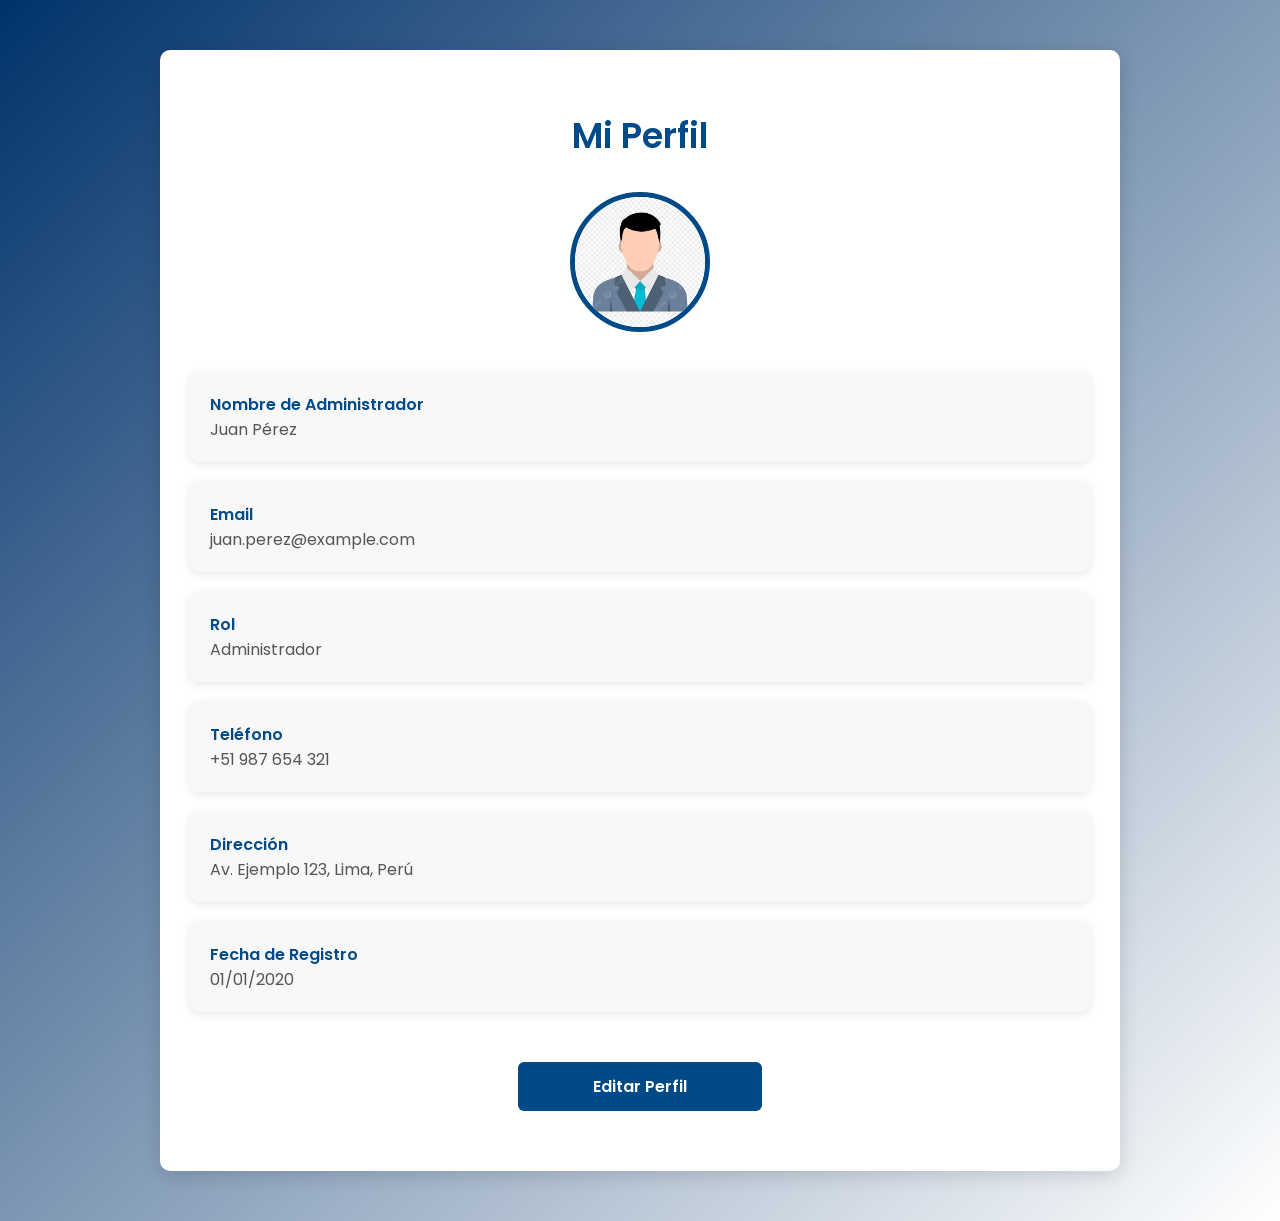
<file: perfil.html>
<!DOCTYPE html>
<html lang="es">

<head>
    <meta charset="UTF-8">
    <meta name="viewport" content="width=device-width, initial-scale=1.0">
    <title>Mi Perfil</title>
    <link href="https://fonts.googleapis.com/css2?family=Poppins:wght@400;600&display=swap" rel="stylesheet">
    <link rel="stylesheet" href="styles.css">
    <style>
        body {
            font-family: 'Poppins', sans-serif;
            margin: 0;
            padding: 0;
            background: linear-gradient(135deg, rgb(0, 50, 106), rgb(255, 255, 255));
            color: #333;
        }

        .container {
            max-width: 900px;
            margin: 50px auto;
            padding: 30px;
            background-color: #fff;
            border-radius: 10px;
            box-shadow: 0 4px 20px rgba(0, 0, 0, 0.15);
        }

        h2 {
            color: #004b87;
            text-align: center;
            margin-bottom: 30px;
            font-weight: 600;
            font-size: 2.2rem;
        }

        .profile-container {
            display: flex;
            flex-direction: column;
            align-items: center;
        }

        /* Imagen de perfil */
        .profile-image {
            width: 130px;
            height: 130px;
            border-radius: 50%;
            background-color: #f0f0f0;
            margin-bottom: 20px;
            overflow: hidden;
            border: 5px solid #004b87;
        }

        .profile-image img {
            width: 100%;
            height: 100%;
            object-fit: cover;
        }

        .profile-info {
            width: 100%;
            text-align: left;
            margin-top: 20px;
        }

        .profile-info .field {
            background-color: #f8f8f8;
            padding: 20px;
            margin-bottom: 20px;
            border-radius: 8px;
            box-shadow: 0 2px 10px rgba(0, 0, 0, 0.1);
            transition: transform 0.3s ease, box-shadow 0.3s ease;
        }

        .profile-info .field:hover {
            transform: translateY(-5px);
            box-shadow: 0 4px 15px rgba(0, 0, 0, 0.15);
        }

        .profile-info h3 {
            color: #004b87;
            font-size: 1.2rem;
            margin-bottom: 10px;
            font-weight: 600;
        }

        .profile-info p {
            color: #555;
            font-size: 1rem;
            margin: 0;
        }

        .profile-info .field label {
            font-weight: 600;
            color: #004b87;
            margin-bottom: 6px;
        }

        .btn-edit {
            display: block;
            width: 220px;
            margin: 30px auto;
            padding: 12px;
            background-color: #004b87;
            color: #fff;
            font-weight: 600;
            text-align: center;
            border-radius: 6px;
            text-decoration: none;
            transition: background-color 0.3s ease, transform 0.3s ease;
        }

        .btn-edit:hover {
            background-color: #003469;
            transform: translateY(-3px);
        }
    </style>
</head>

<body>
    <div class="container">
        <h2>Mi Perfil</h2>
        <div class="profile-container">
            <!-- Imagen de perfil -->
            <div class="profile-image">
                <img src="images.jpg" alt="Imagen de perfil">
            </div>
            <div class="profile-info">
                <div class="field">
                    <label>Nombre de Administrador</label>
                    <p>Juan Pérez</p>
                </div>
                <div class="field">
                    <label>Email</label>
                    <p>juan.perez@example.com</p>
                </div>
                <div class="field">
                    <label>Rol</label>
                    <p>Administrador</p>
                </div>
                <div class="field">
                    <label>Teléfono</label>
                    <p>+51 987 654 321</p>
                </div>
                <div class="field">
                    <label>Dirección</label>
                    <p>Av. Ejemplo 123, Lima, Perú</p>
                </div>
                <div class="field">
                    <label>Fecha de Registro</label>
                    <p>01/01/2020</p>
                </div>
            </div>
        </div>
        <a href="editar_perfil.html" class="btn-edit">Editar Perfil</a>
    </div>

    <link rel="stylesheet" href="https://cdnjs.cloudflare.com/ajax/libs/font-awesome/6.0.0-beta3/css/all.min.css">
</body>

</html>
</file>
<file: styles.css>
.user-menu {
    position: relative;
    display: inline-block;
}

.user {
    cursor: pointer;
    padding: 10px;
    background-color: #f1f1f1;
    border-radius: 5px;
}

.user-menu-content {
    display: none;
    position: absolute;
    right: 0;
    background-color: white;
    box-shadow: 0px 8px 16px 0px rgba(0,0,0,0.2);
    z-index: 1;
    border-radius: 5px;
    overflow: hidden;
}

.user-menu-content a {
    color: black;
    padding: 12px 16px;
    text-decoration: none;
    display: block;
}

.user-menu-content a:hover {
    background-color: #ddd;
}

.user-menu-content a i {
    margin-right: 8px;
}
</file>
